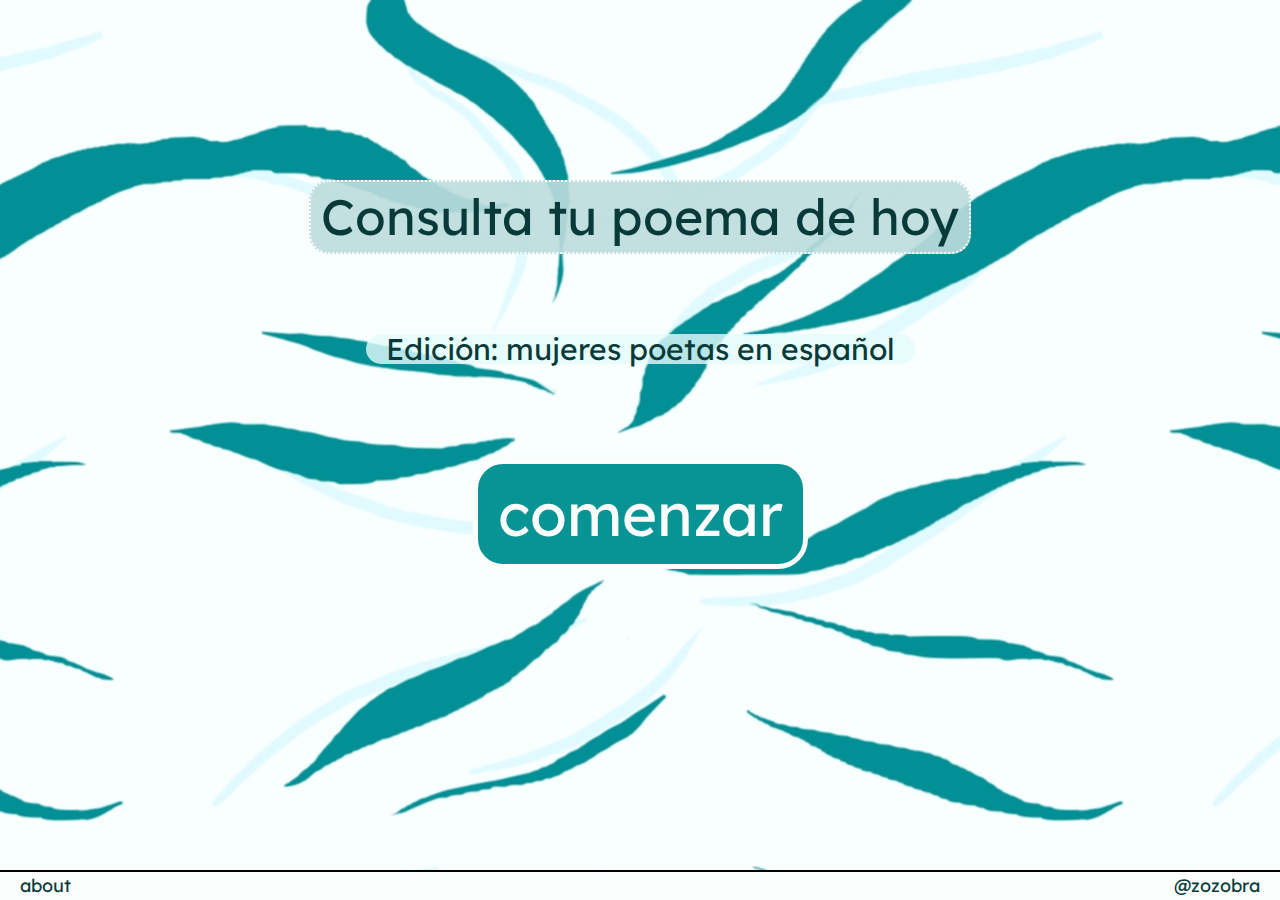
<file: docs/index.html>
<!DOCTYPE html>
<html lang="es">
  <head>
    <meta charset="UTF-8" />
    <meta name="viewport" content="width=device-width, initial-scale=1" />
    <title>Poesía</title>
    <link rel="preconnect" href="https://fonts.googleapis.com">
<link rel="preconnect" href="https://fonts.gstatic.com" crossorigin>
<link href="https://fonts.googleapis.com/css2?family=Lexend:wght@100..900&display=swap" rel="stylesheet">

    <link rel="icon" href="./images/favicon.png" />
    
    <link rel="stylesheet" href="./assets/main-3f570569.css">
  </head>

  <body class="body">
<section class="landing">
  <h1 class="landing__title">Consulta tu poema de hoy</h1>
  <h2 class="landing__subtitle">Edición: mujeres poetas en español</h2>
 <a  class="landing__boton" href="test.html"><p>comenzar</p></a>
</section>

<footer class="footer">
  <a class="footer__link about" href="about.html" alt="about"><span>about</span></a>

  <a class="footer__link arroba" href="zozobra.html" alt="@zozobra"><span>@zozobra</span></a>
</footer>

  </body>
</html>
</file>
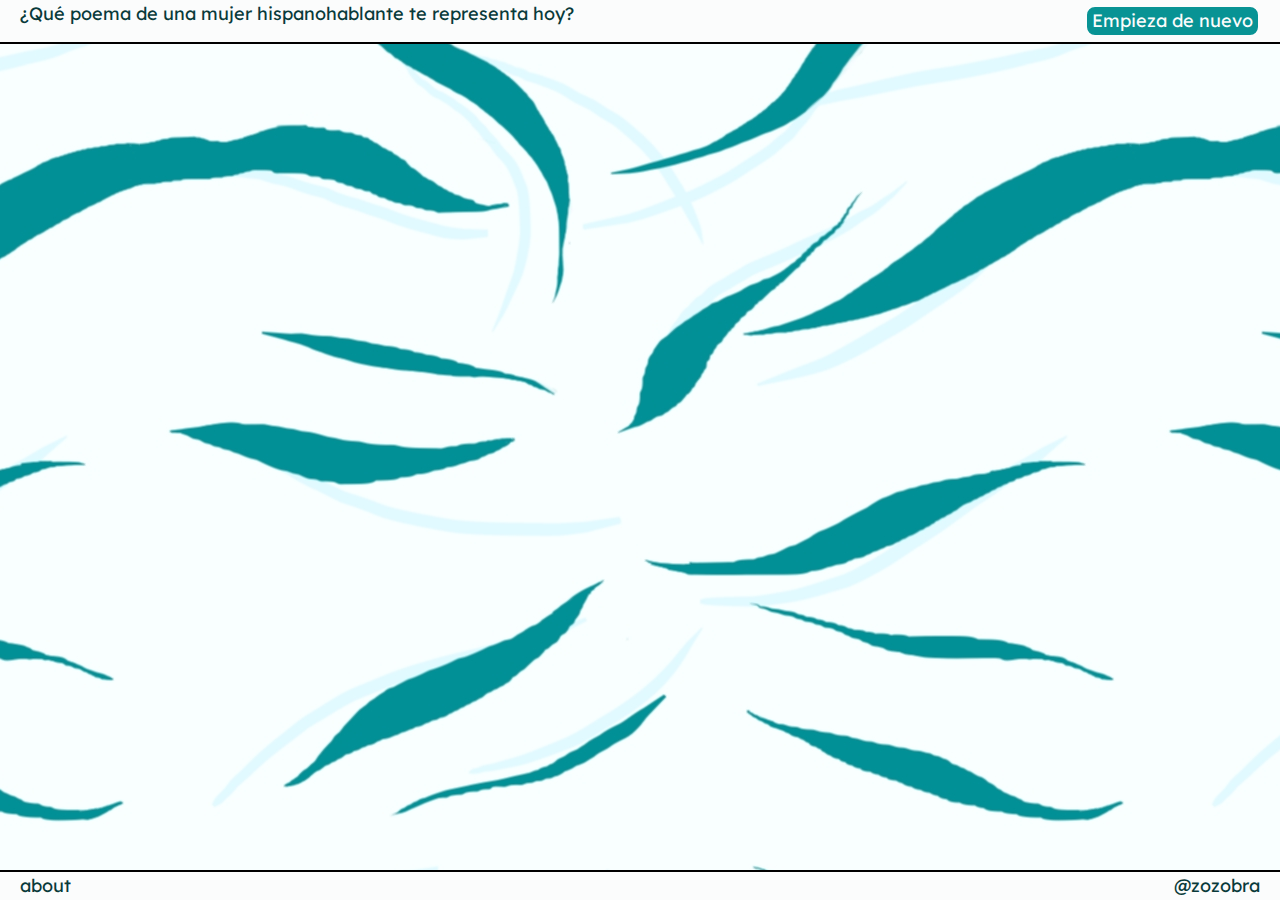
<file: docs/about.html>
<!DOCTYPE html>
<html lang="es">
  <head>
    <meta charset="UTF-8" />
    <meta name="viewport" content="width=device-width, initial-scale=1" />
    <title>Poesía - about</title>
    <link rel="preconnect" href="https://fonts.googleapis.com" />
    <link rel="preconnect" href="https://fonts.gstatic.com" crossorigin />
    <link
      href="https://fonts.googleapis.com/css2?family=Lexend:wght@100..900&display=swap"
      rel="stylesheet"
    />

    <link rel="icon" href="./images/favicon.png" />
    
    <link rel="stylesheet" href="./assets/main-3f570569.css">
  </head>

  <body class="body">
    <header class="header">
  <!--  <img src="./images/logo-adalab.png" alt="Adalab"> -->
  <p class="header__title">¿Qué poema de una mujer hispanohablante te representa hoy? </p>
  <a class="header__link" href="../index.html"><span>Empieza de nuevo</span></a>
</header>

    
    <footer class="footer">
  <a class="footer__link about" href="about.html" alt="about"><span>about</span></a>

  <a class="footer__link arroba" href="zozobra.html" alt="@zozobra"><span>@zozobra</span></a>
</footer>

  </body>
</html>
</file>
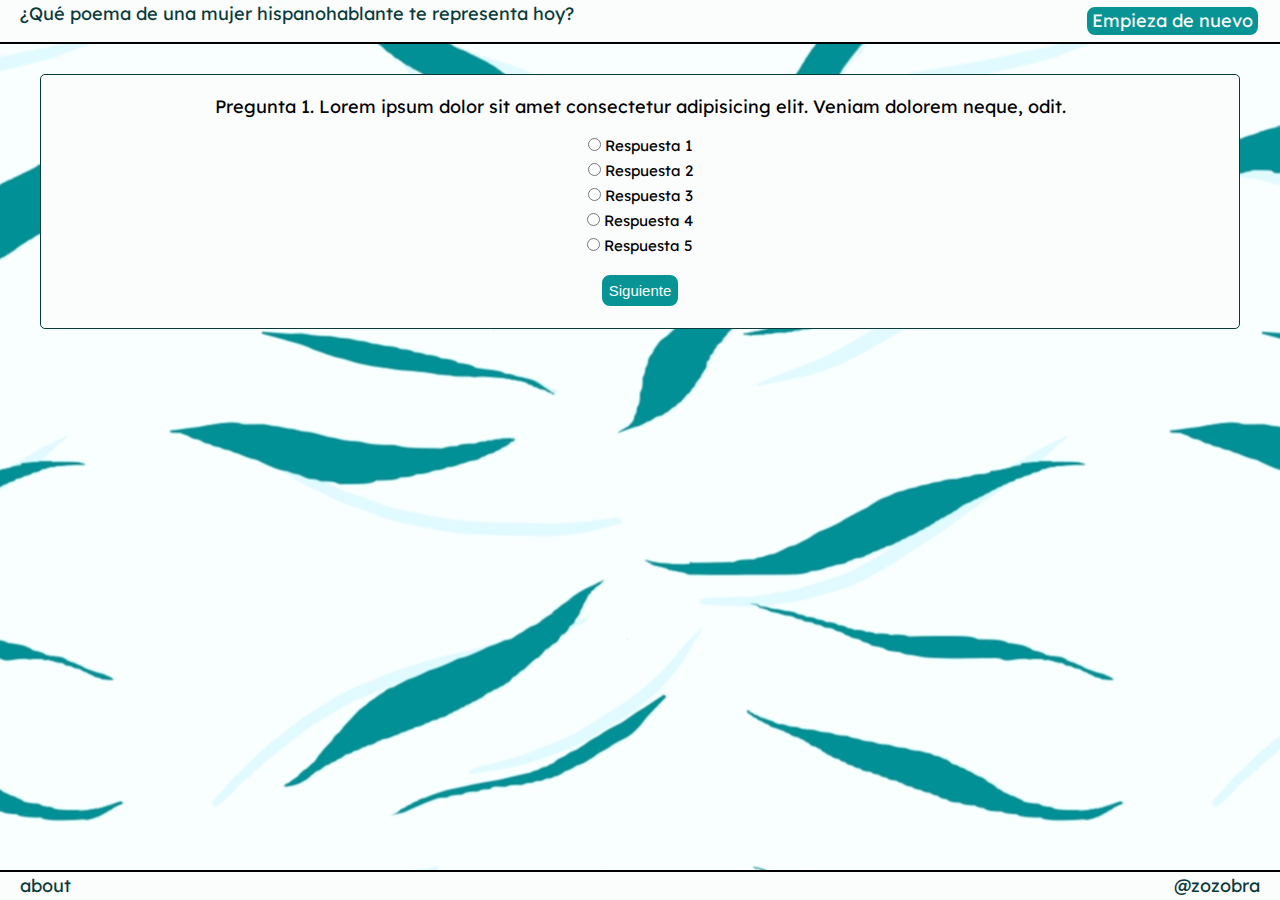
<file: docs/test.html>
<!DOCTYPE html>
<html lang="es">
  <head>
    <meta charset="UTF-8" />
    <meta name="viewport" content="width=device-width, initial-scale=1" />
    <title>Poesía - test</title>
    <link rel="preconnect" href="https://fonts.googleapis.com" />
    <link rel="preconnect" href="https://fonts.gstatic.com" crossorigin />
    <link
      href="https://fonts.googleapis.com/css2?family=Lexend:wght@100..900&display=swap"
      rel="stylesheet"
    />

    <link rel="icon" href="./images/favicon.png" />
    
    <link rel="stylesheet" href="./assets/main-3f570569.css">
  </head>
  <body class="body">
    <header class="header">
  <!--  <img src="./images/logo-adalab.png" alt="Adalab"> -->
  <p class="header__title">¿Qué poema de una mujer hispanohablante te representa hoy? </p>
  <a class="header__link" href="../index.html"><span>Empieza de nuevo</span></a>
</header>

    <fieldset class="fieldset">
  <form class="fieldset__form" action="">
    <h3 class="fieldset__form--question">Pregunta 1. Lorem ipsum dolor sit amet consectetur adipisicing elit. Veniam dolorem neque, odit. </h3>
    <!-- Todas tienen el mismo name y diferentes id-->
    <div>
      <label for="answer1">
        <input
          class="resp"
          id="answer1"
          type="radio"
          value="1"
          name="answers"
        />
        Respuesta 1
      </label>
    </div>
    <div>   
      <label for="answer2">
        <input id="answer2" type="radio" value="2" name="answers" />
        Respuesta 2
      </label>
    </div>
    <div>
      <label for="answer3">
        <input id="answer3" type="radio" value="3" name="answers" />
        Respuesta 3
      </label>
    </div>
    <div>
      <label for="answer4">
        <input id="answer4" type="radio" value="4" name="answers" />
        Respuesta 4
      </label>
    </div>
    <div>
      <label for="answer5">
        <input id="answer5" type="radio" value="5" name="answers" />
        Respuesta 5
      </label>
    </div>
    <input class="fieldset__form--submit" type="submit" name="btn" id="btn" value="Siguiente" />
  </form>
</fieldset>

    <footer class="footer">
  <a class="footer__link about" href="about.html" alt="about"><span>about</span></a>

  <a class="footer__link arroba" href="zozobra.html" alt="@zozobra"><span>@zozobra</span></a>
</footer>

  </body>
</html>
</file>
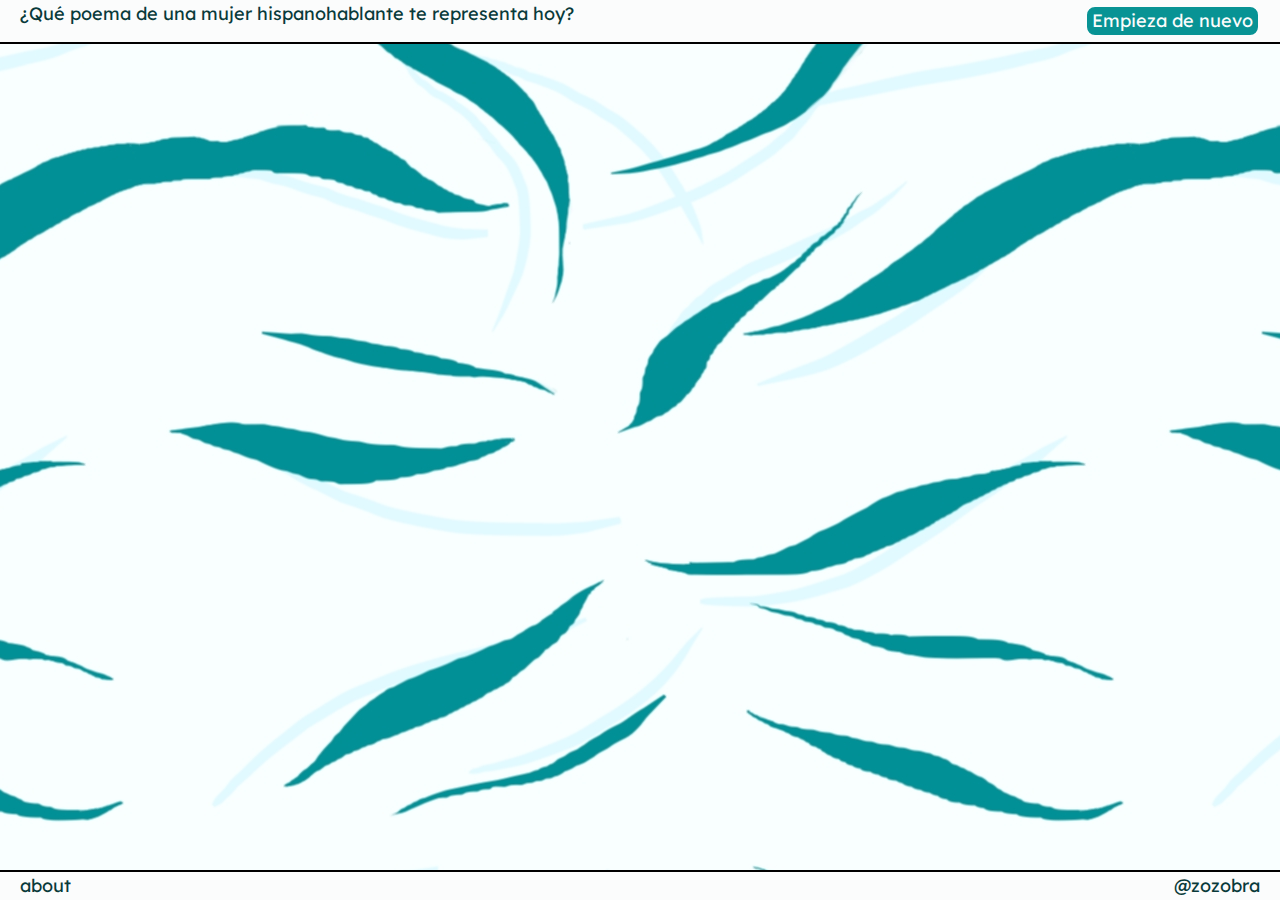
<file: docs/zozobra.html>
<!DOCTYPE html>
<html lang="es">
  <head>
    <meta charset="UTF-8" />
    <meta name="viewport" content="width=device-width, initial-scale=1" />
    <title>Poesía - @zozobra</title>
    <link rel="preconnect" href="https://fonts.googleapis.com" />
    <link rel="preconnect" href="https://fonts.gstatic.com" crossorigin />
    <link
      href="https://fonts.googleapis.com/css2?family=Lexend:wght@100..900&display=swap"
      rel="stylesheet"
    />

    <link rel="icon" href="./images/favicon.png" />
    
    <link rel="stylesheet" href="./assets/main-3f570569.css">
  </head>

  <body class="body">
    <header class="header">
  <!--  <img src="./images/logo-adalab.png" alt="Adalab"> -->
  <p class="header__title">¿Qué poema de una mujer hispanohablante te representa hoy? </p>
  <a class="header__link" href="../index.html"><span>Empieza de nuevo</span></a>
</header>


    <footer class="footer">
  <a class="footer__link about" href="about.html" alt="about"><span>about</span></a>

  <a class="footer__link arroba" href="zozobra.html" alt="@zozobra"><span>@zozobra</span></a>
</footer>

  </body>
</html>
</file>
<file: docs/assets/main-3f570569.css>
*{margin:0;padding:0;box-sizing:border-box}html,body,div,span,applet,object,iframe,h1,h2,h3,h4,h5,h6,p,blockquote,pre,a,abbr,acronym,address,big,cite,code,del,dfn,em,img,ins,kbd,q,s,samp,small,strike,strong,sub,sup,tt,var,b,u,i,center,dl,dt,dd,ol,ul,li,fieldset,form,label,legend,table,caption,tbody,tfoot,thead,tr,th,td,article,aside,canvas,details,embed,figure,figcaption,footer,header,hgroup,menu,nav,output,ruby,section,summary,time,mark,audio,video{margin:0;padding:0;border:0;font-size:100%;font:inherit;vertical-align:baseline}article,aside,details,figcaption,figure,footer,header,hgroup,menu,nav,section{display:block}body{line-height:1}ol,ul{list-style:none}blockquote,q{quotes:none}blockquote:before,blockquote:after,q:before,q:after{content:"";content:none}table{border-collapse:collapse;border-spacing:0}.header{height:fit-content;width:100vw;border-bottom:2px solid black;display:flex;justify-content:space-between;padding:5px 20px;background-color:#fbfcfc;position:relative;bottom:100;left:50%;gap:10px;transform:translate(-50%);font-size:1.2rem;color:#093a3a}@media screen and (width >= 768px){.header{font-size:1.8rem}}.header__link{text-decoration:none;color:#fbfcfc;border-radius:10px;padding:5px;background-color:#089394;border:2px solid #fbfcfc;text-align:end}.header__link:hover{background-color:#fbfcfc;border:2px solid #093a3a;color:#093a3a}.footer{height:fit-content;width:100vw;border-top:2px solid black;display:flex;justify-content:space-between;padding:5px 20px;background-color:#fbfcfc;position:fixed;bottom:0;left:50%;transform:translate(-50%)}.footer__link{text-decoration:none;color:#093a3a;font-size:1.2rem}.footer__link:hover{background-color:#089394;color:#fbfcfc}.footer__link.arroba:hover{padding-left:20px}.footer__link.about:hover{padding-right:20px}@media screen and (width >= 768px){.footer__link{font-size:1.8rem}}.landing{margin-top:20vh;display:flex;flex-direction:column;align-items:center;gap:30px;text-align:center}@media screen and (width >= 768px){.landing{gap:80px}}.landing__title{color:#093a3a;font-size:2rem;margin:0 40px;padding:10px;border-radius:20px;background-color:#bcdcdce6;border:2px dotted #fbfcfc}@media screen and (width >= 768px){.landing__title{font-size:5rem}}.landing__subtitle{color:#093a3a;font-size:1rem;padding:0 20px;border-radius:20px;background-color:#e3fbfbcc}@media screen and (width >= 768px){.landing__subtitle{font-size:3rem}}.landing__boton{font-size:2.4rem;text-decoration:none;color:#fbfcfc;background-color:#089394;border-radius:30px;border:5px solid #fbfcfc;width:fit-content;padding:20px}.landing__boton:hover{border:5px solid #093a3a;background-color:#fbfcfc;color:#093a3a}@media screen and (width >= 768px){.landing__boton{font-size:6rem;margin-top:15px}}.fieldset{margin:30px 20px;padding:2rem;border-radius:5px;border:solid 1px #093a3a;background-color:#fbfcfc;font-size:1.5rem;text-align:center}.fieldset__form{display:flex;flex-direction:column;gap:10px;align-items:center}.fieldset__form--question{font-size:1.8rem;margin-bottom:10px;line-height:normal}.fieldset__form--submit{margin-top:10px;padding:7px;width:fit-content;text-decoration:none;color:#fbfcfc;background-color:#089394;border-radius:10px;border:2px solid #fbfcfc;font-size:1.5rem}.fieldset__form--submit:hover{background-color:#fbfcfc;border:2px solid #093a3a;color:#093a3a;font-weight:700}:root{font-family:Lexend,sans-serif;font-size:62.5%;margin:0 20px}.body{background-image:url(../images/background3.jpg);background-position:top;background-size:strech}
</file>
